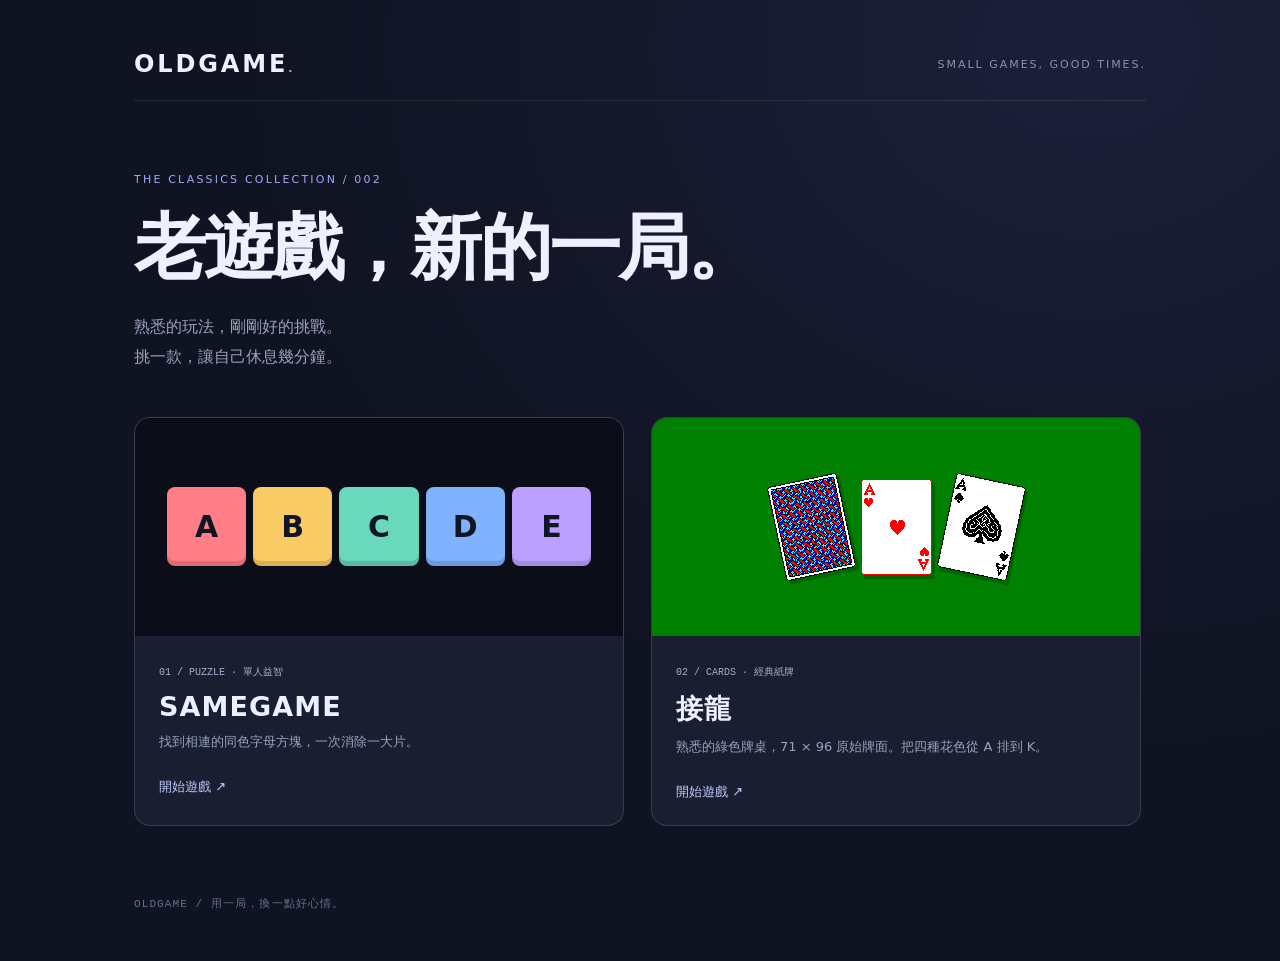
<file: index.html>
<!doctype html>
<html lang="zh-Hant"><meta charset="utf-8"><meta name="viewport" content="width=device-width,initial-scale=1"><meta name="theme-color" content="#101321"><title>OLDGAME · 經典遊戲室</title>
<style>
*{box-sizing:border-box}body{margin:0;background:#101321;color:#eef0ff;font-family:system-ui,sans-serif;min-height:100svh;background-image:radial-gradient(ellipse at 85% 5%,#33376855,transparent 55%)}main{max-width:1060px;margin:auto;padding:50px 24px}header{display:flex;justify-content:space-between;align-items:center;border-bottom:1px solid #ffffff19;padding-bottom:22px}.logo{font-weight:900;letter-spacing:.12em;font-size:24px}header span{font-size:11px;letter-spacing:.18em;color:#8993b1}.eyebrow{color:#9eaaff;letter-spacing:.2em;font-size:11px;margin-top:72px}h1{font-size:clamp(38px,6vw,72px);letter-spacing:-.04em;margin:14px 0}p{color:#99a3bd;line-height:1.9}.games{display:grid;grid-template-columns:repeat(auto-fit,minmax(270px,1fr));gap:22px;margin-top:44px}.card{max-width:490px;color:inherit;text-decoration:none;border:1px solid #ffffff22;background:#191e31;border-radius:16px;overflow:hidden;transition:transform .2s,border-color .2s}.card:hover{transform:translateY(-5px);border-color:#9da8ff}.art{min-height:218px;align-content:center;display:grid;grid-template-columns:repeat(5,1fr);gap:7px;padding:32px;background:#0b0e18}.art span{display:grid;place-items:center;aspect-ratio:1;border-radius:8px;font-weight:900;font-size:30px;box-shadow:inset 0 -5px #0002;color:#111627}.a{background:#ff7e87}.b{background:#f8cb65}.c{background:#69d8bb}.d{background:#7fb2ff}.e{background:#bca0ff}.info{padding:24px}.info small{font:10px monospace;color:#a4b0ce}.info h2{font-size:27px;letter-spacing:.04em;margin:12px 0 8px}.info p{font-size:13px;margin:0}.play{display:block;color:#c4ccff;margin-top:24px;font-size:13px}footer{margin-top:70px;color:#65708e;font:11px monospace;letter-spacing:.1em}a:focus-visible{outline:3px solid #c4ccff;outline-offset:5px}
.sol-art{height:218px;display:flex;align-items:center;justify-content:center;gap:14px;background:#008000}.sol-art img{width:71px;height:96px;image-rendering:pixelated;box-shadow:3px 4px #0003}.sol-art img:first-child{transform:rotate(-12deg)}.sol-art img:last-child{transform:rotate(12deg)}
</style><main><header><div class="logo">OLDGAME<span style="color:#a4afff">.</span></div><span>SMALL GAMES, GOOD TIMES.</span></header><div class="eyebrow">THE CLASSICS COLLECTION / 002</div><h1>老遊戲，新的一局。</h1><p>熟悉的玩法，剛剛好的挑戰。<br>挑一款，讓自己休息幾分鐘。</p><section class="games" aria-label="遊戲列表"><a class="card" href="SAMEGAME/"><div class="art" aria-hidden="true"><span class="a">A</span><span class="b">B</span><span class="c">C</span><span class="d">D</span><span class="e">E</span></div><div class="info"><small>01 / PUZZLE · 單人益智</small><h2>SAMEGAME</h2><p>找到相連的同色字母方塊，一次消除一大片。</p><span class="play">開始遊戲 ↗</span></div></a><a class="card" href="SOL/"><div class="sol-art" aria-hidden="true"><img src="SOL/assets/SOL_CARDPIC/Card_Bitmap_54.png" alt=""><img src="SOL/assets/SOL_CARDPIC/Card_Bitmap_27.png" alt=""><img src="SOL/assets/SOL_CARDPIC/Card_Bitmap_40.png" alt=""></div><div class="info"><small>02 / CARDS · 經典紙牌</small><h2>接龍</h2><p>熟悉的綠色牌桌，71 × 96 原始牌面。把四種花色從 A 排到 K。</p><span class="play">開始遊戲 ↗</span></div></a></section><footer>OLDGAME / 用一局，換一點好心情。</footer></main></html>
</file>
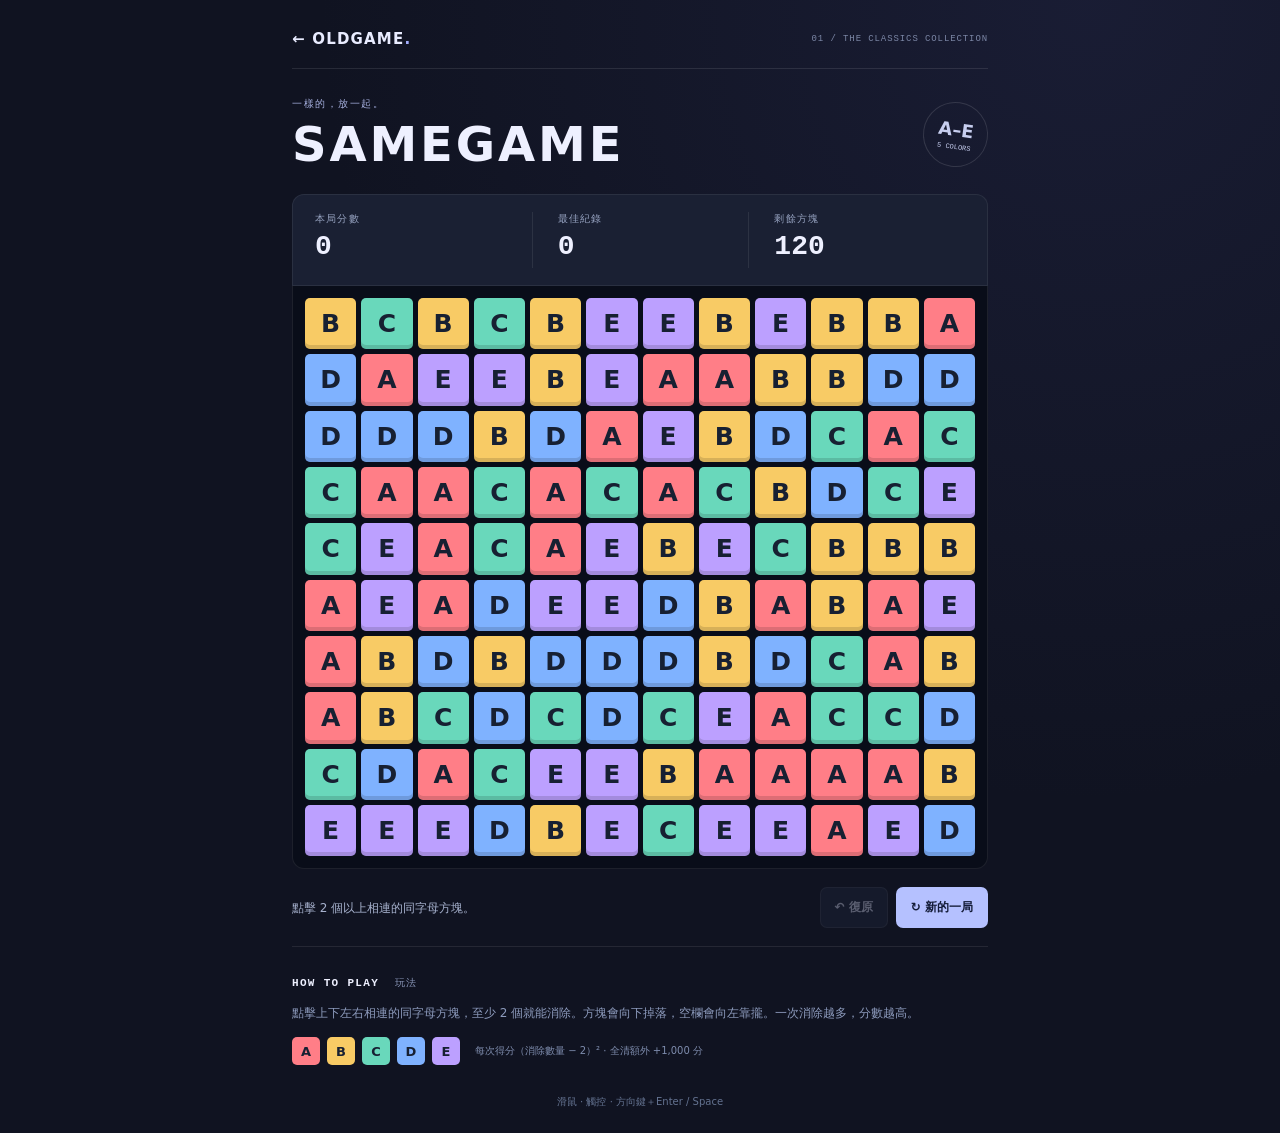
<file: SAMEGAME/index.html>
<!doctype html>
<html lang="zh-Hant"><meta charset="utf-8"><meta name="viewport" content="width=device-width,initial-scale=1"><meta name="theme-color" content="#101321"><meta name="description" content="SAMEGAME：消除相連的同色字母方塊。A～E 五種顏色，經典益智小遊戲。"><title>SAMEGAME · OLDGAME</title><link rel="stylesheet" href="style.css">
<main><header><a href="../" class="logo">← OLDGAME<span>.</span></a><span class="issue">01 / THE CLASSICS COLLECTION</span></header><div class="title-row"><div><div class="eyebrow">一樣的，放一起。</div><h1>SAMEGAME</h1></div><div class="badge">A–E<br><small>5 COLORS</small></div></div>
<section class="stats" aria-label="遊戲資訊"><div><span>本局分數</span><strong id="score">0</strong></div><div><span>最佳紀錄</span><strong id="best">0</strong></div><div><span>剩餘方塊</span><strong id="remaining">120</strong></div></section>
<div class="board-wrap"><div id="board" role="group" aria-label="SAMEGAME 棋盤，方向鍵移動，Enter 或空白鍵消除"></div><div id="result" class="result" hidden><div class="result-card"><span class="eyebrow">這一局，告一段落。</span><h2 id="result-title">沒有可消除的方塊了</h2><strong id="final-score">0</strong><p id="result-summary"></p><button id="play-again" class="primary">再玩一局 ↗</button><button id="result-undo">復原最後一步</button></div></div></div>
<div class="toolbar"><p id="status" role="status" aria-live="polite">點擊 2 個以上相連的同字母方塊。</p><div class="actions"><button id="undo" disabled>↶ 復原</button><button id="restart" class="primary">↻ 新的一局</button></div></div>
<section class="instructions"><h2>HOW TO PLAY <span>玩法</span></h2><p>點擊上下左右相連的同字母方塊，至少 2 個就能消除。方塊會向下掉落，空欄會向左靠攏。一次消除越多，分數越高。</p><div class="legend" aria-label="字母與顏色"><span class="tile-a">A</span><span class="tile-b">B</span><span class="tile-c">C</span><span class="tile-d">D</span><span class="tile-e">E</span><small>每次得分（消除數量 − 2）² · 全清額外 +1,000 分</small></div></section><footer>滑鼠 · 觸控 · 方向鍵＋Enter / Space</footer></main><script src="logic.js"></script><script src="game.js"></script></html>
</file>
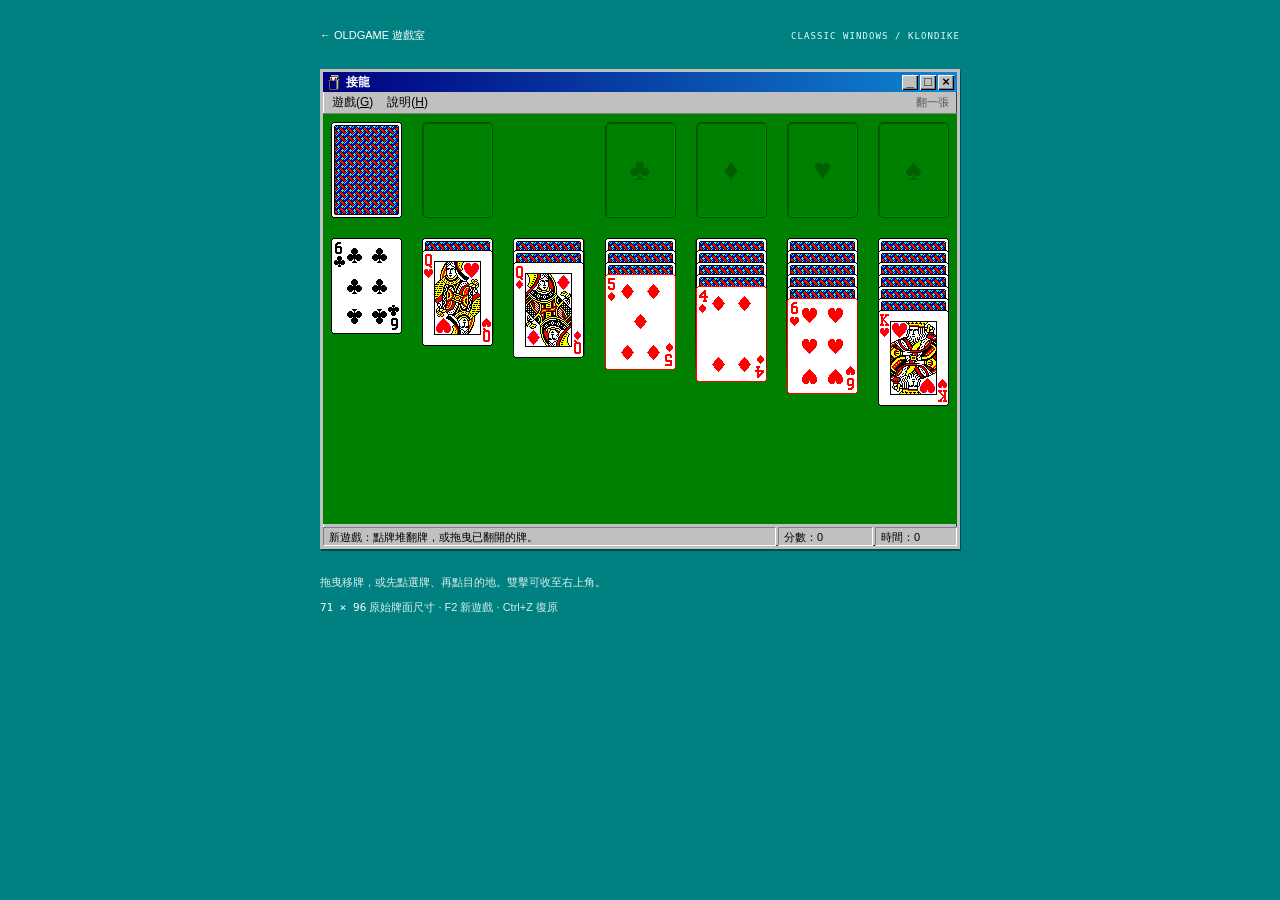
<file: SOL/index.html>
<!doctype html>
<html lang="zh-Hant"><meta charset="utf-8"><meta name="viewport" content="width=device-width,initial-scale=1"><meta name="theme-color" content="#008080"><meta name="description" content="接龍：使用原始 71×96 牌面，重現 Windows 經典 Klondike 接龍。"><title>接龍 · OLDGAME</title><link rel="icon" href="assets/SOL_CARDPIC/Icon_1116.ico"><link rel="stylesheet" href="style.css?v=complete-3">
<main><div class="desktop-top"><a href="../">← OLDGAME 遊戲室</a><span>CLASSIC WINDOWS / KLONDIKE</span></div>
<div class="window-viewport"><section class="window" aria-label="接龍遊戲視窗"><header class="titlebar"><img src="assets/SOL_CARDPIC/Icon_1116.ico" width="16" height="16" alt=""><h1>接龍</h1><div class="window-controls"><button id="minimize" aria-label="最小化">_</button><button id="maximize" aria-label="放大視窗" aria-pressed="false">□</button><a href="../" aria-label="關閉並回遊戲室">×</a></div></header>
<nav class="menubar" aria-label="接龍選單"><div class="menu-wrap"><button id="game-menu" aria-expanded="false" aria-controls="game-options">遊戲(<u>G</u>)</button><div class="menu" id="game-options" hidden><button id="new-game">新遊戲<span>F2</span></button><button id="undo">復原<span>Ctrl+Z</span></button><hr><button id="draw-one" aria-pressed="true">✓ 翻一張</button><button id="draw-three" aria-pressed="false">　翻三張</button><hr><button id="backs">牌背圖案…</button><button id="auto">自動收牌</button><hr><a href="../">回到 OLDGAME</a></div></div><button id="help">說明(<u>H</u>)</button><button id="complete" hidden>直接完成</button><button id="skip-animation" hidden>略過動畫</button><span id="draw-label">翻一張</span></nav>
<div id="board" class="board" role="group" aria-label="接龍牌桌"></div><footer class="statusbar"><span id="message" role="status" aria-live="polite">按一下牌堆翻牌。</span><span id="score">分數：0</span><span id="time">時間：0</span></footer></section></div>
<div class="desktop-bottom"><p>拖曳移牌，或先點選牌、再點目的地。雙擊可收至右上角。</p><p><span>71 × 96</span> 原始牌面尺寸 · F2 新遊戲 · Ctrl+Z 復原</p><button id="restore" hidden>還原接龍視窗</button></div>
</main><dialog id="help-dialog"><div class="dialog-title">接龍說明<button data-close="help-dialog" aria-label="關閉說明">×</button></div><div class="dialog-body"><h2>經典 Klondike 接龍</h2><p>將所有牌移到右上方四個花色牌堆，由 A 排到 K。</p><p>下方七欄依<strong>紅黑交錯、由大到小</strong>排列。可以搬動整段已翻開且順序正確的牌。空欄只能放 K。</p><p>點左上角翻牌；牌堆用完後可循環重發。雙擊牌可自動移到花色牌堆，也能點選牌後再點目的地。</p><p>下方牌全部翻正面、左上抽牌庫用完時，會出現「直接完成」按鈕；翻出牌區若仍有牌也會一起處理。遊戲選單可選翻一張／翻三張、復原、牌背與自動收牌。這是一般隨機發牌，不保證每局可解。</p><button data-close="help-dialog">確定</button></div></dialog>
<dialog id="backs-dialog"><div class="dialog-title">牌背圖案<button data-close="backs-dialog" aria-label="關閉牌背選擇">×</button></div><div class="dialog-body"><p>選擇你喜歡的經典牌背：</p><div id="back-choices"></div><button data-close="backs-dialog">確定</button></div></dialog>
<dialog id="win-dialog"><div class="dialog-title">接龍<button data-close="win-dialog" aria-label="關閉過關訊息">×</button></div><div class="dialog-body"><h2>恭喜，你贏了！</h2><p id="win-summary"></p><button id="win-new">再玩一局</button><button data-close="win-dialog">留在牌桌</button></div></dialog>
<script src="logic.js?v=complete-3"></script><script src="effects.js?v=complete-3"></script><script src="game.js?v=complete-3"></script></html>
</file>
<file: SAMEGAME/style.css>
:root{color-scheme:dark;font-family:system-ui,-apple-system,"Segoe UI",sans-serif;background:#101321;color:#eef0ff}*{box-sizing:border-box}body{margin:0;background:radial-gradient(ellipse at 85% 0,#33376844,transparent 50%);min-height:100svh}main{width:min(820px,100%,max(400px,calc((100svh - 320px)*1.2 + 48px)));margin:auto;padding:30px 24px 24px}header{display:flex;align-items:center;justify-content:space-between;padding-bottom:20px;border-bottom:1px solid #ffffff19}.logo{color:#e9ecff;text-decoration:none;font-weight:900;letter-spacing:.08em;font-size:15px}.logo span{color:#a4afff}.issue{font:9px monospace;letter-spacing:.1em;color:#7c87a6}.title-row{display:flex;align-items:center;justify-content:space-between;padding:28px 0 22px}.eyebrow{font-size:10px;letter-spacing:.15em;color:#a7b1e0}h1{font-size:clamp(30px,7vw,48px);letter-spacing:.06em;margin:5px 0 0;font-weight:900}.badge{border:1px solid #ffffff20;border-radius:50%;width:65px;height:65px;display:flex;flex-direction:column;align-items:center;justify-content:center;font-weight:800;font-size:18px;color:#c7ceef;transform:rotate(8deg)}.badge small{font:7px monospace;margin-top:3px}.stats{display:grid;grid-template-columns:repeat(3,1fr);padding:17px 22px;background:#1a2033;border:1px solid #ffffff12;border-radius:12px 12px 0 0}.stats>div+div{border-left:1px solid #ffffff15;padding-left:25px}.stats span{display:block;color:#96a2c0;font-size:10px;letter-spacing:.12em}.stats strong{font:700 28px/1.5 ui-monospace,monospace}.board-wrap{position:relative;background:#090d19;padding:12px;border:1px solid #ffffff15;border-top:0;border-radius:0 0 12px 12px}#board{display:grid;gap:5px;grid-template-columns:repeat(12,minmax(0,1fr));aspect-ratio:12/10}.tile{border:0;min-width:0;min-height:0;padding:0;border-radius:5px;font:900 clamp(12px,3.5vw,25px)/1 system-ui;color:#172032;box-shadow:inset 0 -4px #0002;cursor:pointer;transition:filter .12s,transform .12s;touch-action:manipulation;user-select:none;-webkit-user-select:none}.tile-a{background:#ff7e87}.tile-b{background:#f8cb65}.tile-c{background:#69d8bb}.tile-d{background:#7fb2ff}.tile-e{background:#bca0ff}.tile.highlight{filter:brightness(1.2);transform:scale(.93);outline:2px solid #ffffffc0;outline-offset:-2px}.tile:hover{filter:brightness(1.12)}.empty{pointer-events:none;background:#111727;border-radius:5px}.tile:focus-visible{outline:3px solid white;outline-offset:-3px;z-index:1}.toolbar{display:flex;justify-content:space-between;gap:16px;align-items:center;padding:18px 0}.toolbar p{font-size:12px;line-height:1.7;color:#a7b2ce;margin:0;min-height:40px;display:flex;align-items:center}.actions{display:flex;gap:8px;flex-shrink:0}button:not(.tile){font:600 12px system-ui;background:#20283e;border:1px solid #ffffff20;color:#e1e6ff;border-radius:7px;padding:11px 14px;cursor:pointer;touch-action:manipulation}button.primary{background:#b5c1ff;color:#141c38;border-color:transparent}button:not(.tile):hover{filter:brightness(1.12)}button:disabled{opacity:.35;cursor:default}button:focus-visible,a:focus-visible{outline:3px solid #d3d9ff;outline-offset:3px}.instructions{border-top:1px solid #ffffff16;padding-top:20px}.instructions h2{font:700 11px monospace;letter-spacing:.12em}.instructions h2 span{font:10px system-ui;color:#8996b8;margin-left:8px}.instructions p{font-size:12px;color:#8d9bbd;line-height:1.9;max-width:650px}.legend{display:flex;align-items:center;gap:7px;flex-wrap:wrap}.legend>span{display:grid;place-items:center;width:28px;height:28px;border-radius:5px;font-weight:900;font-size:13px;color:#172032}.legend small{font-size:10px;color:#7e8cad;margin-left:8px}footer{font:10px system-ui;color:#647391;text-align:center;margin-top:30px}.result{position:absolute;inset:0;z-index:2;display:grid;place-items:center;background:#090d19c9;backdrop-filter:blur(5px);border-radius:0 0 12px 12px}.result[hidden]{display:none}.result-card{text-align:center;width:90%;max-width:340px;padding:26px;background:#1c2439;border:1px solid #ffffff22;border-radius:15px;box-shadow:0 20px 60px #0005}.result-card h2{font-size:21px;margin:16px 0 8px}.result-card strong{font:800 56px ui-monospace,monospace;color:#c1cbff}.result-card p{color:#9faccc;font-size:12px;line-height:1.8}.result-card button{display:block;margin:12px auto 0;min-width:180px}@media(max-width:520px){main{padding:20px 12px}.issue{font-size:7px}.title-row{padding:22px 0 18px}.stats{padding:12px 15px}.stats strong{font-size:24px}.stats>div+div{padding-left:16px}.board-wrap{padding:7px}#board{gap:3px}.tile{border-radius:4px;box-shadow:inset 0 -2px #0002}.toolbar{align-items:stretch;flex-direction:column;gap:4px}.toolbar p{min-height:26px}.actions{justify-content:flex-end}.legend small{margin:6px 0 0;width:100%}.result-card{padding:18px}.result-card h2{font-size:17px}.result-card strong{font-size:40px}}

@media(min-width:701px) and (max-height:800px){main{padding-top:20px}header{padding-bottom:14px}.title-row{padding:18px 0 16px}h1{font-size:38px}.stats{padding:12px 18px}.stats strong{font-size:24px}}
</file>
<file: SOL/style.css>
:root{font-family:Tahoma,"Microsoft JhengHei",sans-serif;color:#000;background:#008080;color-scheme:light}*{box-sizing:border-box}body{margin:0;min-height:100svh}button,a{-webkit-tap-highlight-color:transparent}button{font:12px Tahoma,"Microsoft JhengHei",sans-serif;color:#000;cursor:pointer}button:focus-visible,a:focus-visible{outline:1px dotted #000;outline-offset:-4px}main{padding:28px 12px}.desktop-top{max-width:640px;margin:0 auto 24px;display:flex;justify-content:space-between;align-items:center;font-size:11px;color:#d9ffff}.desktop-top a{color:#fff;text-decoration:none}.desktop-top span{font:9px monospace;letter-spacing:.12em}.window-viewport{width:100%;overflow-x:auto;padding:2px 0 6px}.window{width:640px;margin:0 auto;border:3px solid #c0c0c0;box-shadow:inset 1px 1px white,inset -1px -1px #404040,1px 2px 0 #004c4c;background:#c0c0c0;padding:0}.titlebar{height:20px;background:linear-gradient(90deg,#000080,#1084d0);color:#fff;display:flex;align-items:center;padding:2px 3px;gap:4px}.titlebar h1{margin:0;font-size:12px;line-height:16px;font-weight:700;flex:1}.window-controls{display:flex;gap:2px}.window-controls button,.window-controls a{width:16px;height:15px;background:#c0c0c0;border:0;box-shadow:inset 1px 1px white,inset -1px -1px #000,inset -2px -2px #808080;display:grid;place-items:center;text-decoration:none;color:#000;font:bold 13px/12px Arial;padding:0}.menubar{height:22px;display:flex;align-items:center;position:relative;z-index:80;padding-left:2px;border-bottom:1px solid #808080}.menubar>button,.menubar .menu-wrap>button{height:20px;padding:0 7px;border:0;background:transparent}.menubar>button:hover,.menu-wrap>button:hover,.menu-wrap>button[aria-expanded="true"]{background:#000080;color:white}.menubar>span{margin-left:auto;font-size:11px;color:#555;margin-right:8px}.menu-wrap{position:relative}.menu{position:absolute;top:21px;left:0;width:190px;padding:3px;background:#c0c0c0;border:2px outset #eee;box-shadow:2px 2px #0005}.menu[hidden]{display:none}.menu button,.menu a{display:block;text-align:left;width:100%;background:none;border:0;padding:6px 15px;color:#000;font:12px Tahoma,"Microsoft JhengHei",sans-serif;text-decoration:none}.menu button:hover,.menu a:hover{background:navy;color:#fff}.menu button:disabled{color:#808080;background:none;cursor:default}.menu button span{float:right;font-size:11px}.menu hr{border:0;border-top:1px solid #808080;border-bottom:1px solid white;margin:3px 1px}.board{position:relative;min-height:410px;background:#008000;isolation:isolate;touch-action:pan-y}.slot,.card{position:absolute;width:71px;height:96px;border:0;padding:0;border-radius:0;background:transparent;user-select:none;-webkit-user-select:none}.slot{border:1px solid #005000;border-radius:5px;box-shadow:inset 1px 1px #006000,inset -1px -1px #009000;color:#006000;font:bold 31px Georgia;cursor:pointer}.slot.stock-empty{background:url('assets/SOL_CARDPIC/Card_Bitmap_68.png') center/71px 96px no-repeat;border:0;box-shadow:none}.card{cursor:grab;touch-action:none}.card.down{cursor:default}.card img{width:71px;height:96px;display:block;pointer-events:none;image-rendering:pixelated}.card.selected img{filter:invert(1)}.card.selected:after{content:"";position:absolute;inset:0;border:2px solid #ffff80;border-radius:4px;pointer-events:none}.card.drag-source{opacity:.24}.card:focus-visible{outline:2px dotted yellow;outline-offset:-3px}.statusbar{display:flex;gap:2px;height:22px;padding-top:3px;font-size:11px}.statusbar>span{border:1px solid;border-color:#808080 #fff #fff #808080;padding:2px 5px;white-space:nowrap}.statusbar #message{flex:1;overflow:hidden;text-overflow:ellipsis}.statusbar #score{width:95px}.statusbar #time{width:82px}.desktop-bottom{max-width:640px;margin:18px auto;color:#d9eeee;font-size:11px;line-height:1.7}.desktop-bottom p{margin:6px 0}.desktop-bottom span{font-family:monospace;color:white}.desktop-bottom button{padding:8px 14px;background:#c0c0c0;border:2px outset white}.drag-ghost{position:fixed;z-index:1000;pointer-events:none;width:71px}.drag-ghost img{position:absolute;width:71px;height:96px;image-rendering:pixelated;filter:drop-shadow(2px 3px 1px #0006)}dialog{width:min(460px,calc(100vw - 24px));border:3px outset #ddd;padding:0;background:#c0c0c0;color:black;font-size:12px;font-family:Tahoma,"Microsoft JhengHei",sans-serif;box-shadow:3px 4px #0005}dialog::backdrop{background:#0005}.dialog-title{background:navy;color:white;display:flex;justify-content:space-between;align-items:center;padding:3px 4px;font-weight:bold;font-size:12px}.dialog-title button{background:#c0c0c0;border:2px outset #eee;width:18px;height:17px;padding:0;font:700 13px Arial}.dialog-body{padding:16px;line-height:1.8}.dialog-body h2{font-size:17px}.dialog-body>button{min-width:85px;border:2px outset #eee;background:#c0c0c0;padding:4px 12px;margin:10px 6px 0 0}.dialog-body>button:active{border-style:inset}#back-choices{display:grid;grid-template-columns:repeat(auto-fit,71px);gap:8px;margin:12px 0}#back-choices button{width:71px;height:96px;padding:0;border:0;background:none}#back-choices img{display:block;width:71px;height:96px;image-rendering:pixelated}#back-choices button[aria-pressed="true"]{outline:3px solid navy;outline-offset:2px}.window.maximized{width:max(640px,calc(100vw - 30px))}.window.maximized .board{min-height:max(410px,calc(100svh - 185px))}@media(max-width:680px){main{padding:18px 8px}.desktop-top{margin-bottom:16px}.desktop-top span{font-size:7px}.window{margin-left:0}.desktop-bottom{font-size:10px}.window-viewport{scrollbar-color:#c0c0c0 #006060}}

html,body,body *{-webkit-user-select:none;user-select:none;-webkit-touch-callout:none}img,a{-webkit-user-drag:none}#complete[hidden]{display:none}#complete{font-weight:bold;color:#000080;border:1px outset #fff;background:#dfdfdf;margin-left:10px}#complete:hover{background:#000080;color:#fff}

.card{transition:transform 110ms ease-out;will-change:transform}.card.drag-source{opacity:1;visibility:hidden}.drag-ghost{top:0;left:0;will-change:transform;contain:layout style}.drag-ghost img{filter:none}body.dragging,body.dragging *{cursor:grabbing!important}.victory-canvas{position:absolute;inset:0;width:100%;height:100%;z-index:70;touch-action:none;cursor:pointer;image-rendering:pixelated}#skip-animation[hidden]{display:none}#skip-animation{color:navy;font-weight:bold}@media(prefers-reduced-motion:reduce){.card{transition:none}}

#skip-animation:hover{color:white}
</file>
